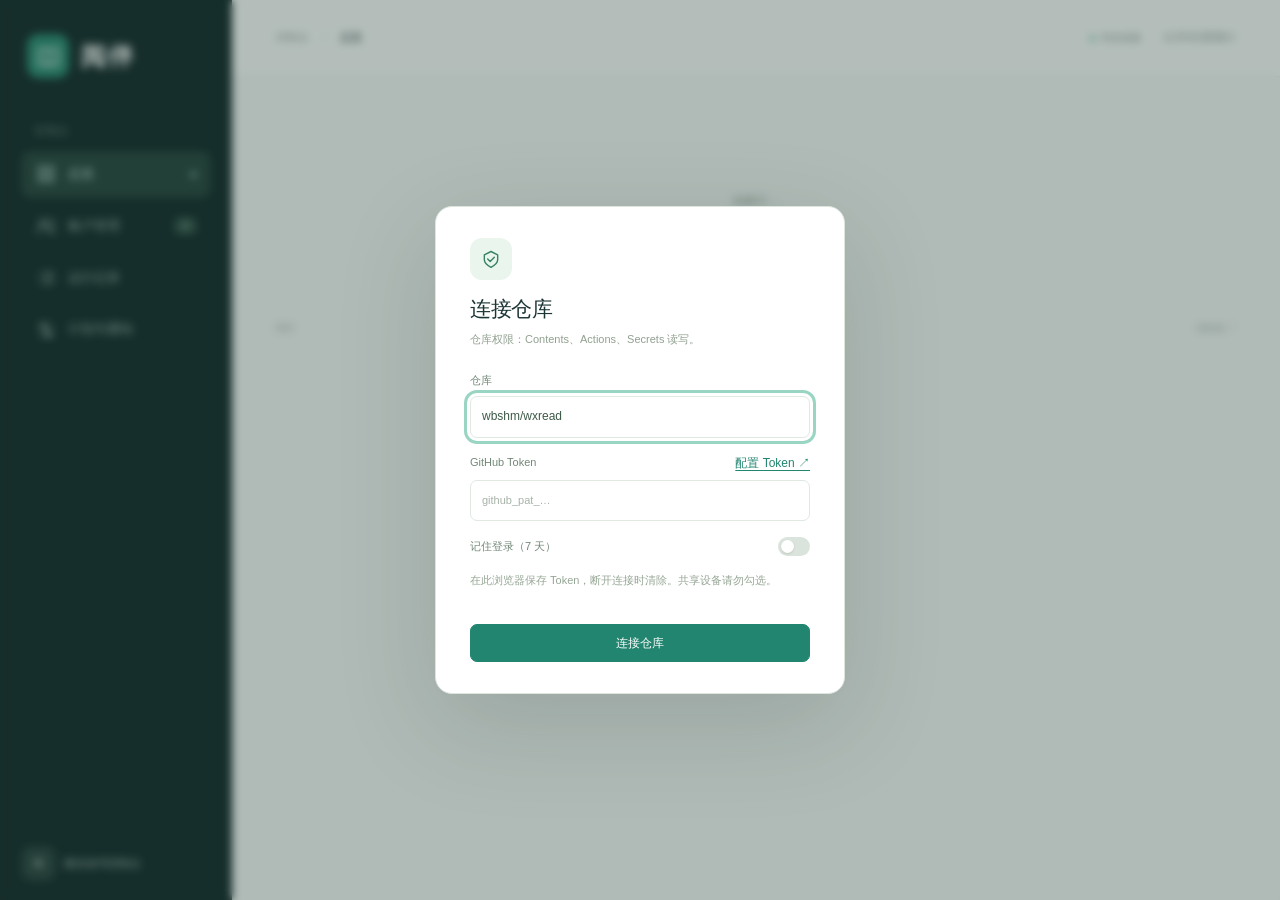
<file: pages/index.html>
<!doctype html>
<html lang="zh-CN">
<head>
  <meta charset="utf-8"><meta name="viewport" content="width=device-width,initial-scale=1">
  <title>阅伴 · 微信读书控制台</title><meta http-equiv="Content-Security-Policy" content="default-src 'self'; script-src 'self' 'wasm-unsafe-eval'; style-src 'self'; img-src 'self' data:; connect-src 'self' https://api.github.com; base-uri 'self'; form-action 'self'">
  <meta name="description" content="微信读书多账户管理">
  <link rel="icon" href="./static/favicon.svg" type="image/svg+xml"><link rel="stylesheet" href="./static/style.css?v=20ab6e3813"><script defer src="./static/libsodium.js?v=0a66b0fdfb"></script><script defer src="./static/libsodium-wrappers.js?v=828884732c"></script><script defer src="./static/github.js?v=3e445d95f0"></script><script defer src="./static/notifications.js?v=df425afe13"></script><script defer src="./static/app.js?v=65d7e6d71f"></script>
</head>
<body>
<svg class="sprite" xmlns="http://www.w3.org/2000/svg"><defs>
  <symbol id="i-book" viewBox="0 0 24 24"><path d="M12 6c-3-2-6-2-9-1v15c3-1 6-1 9 1 3-2 6-2 9-1V5c-3-1-6-1-9 1Zm0 0v15"/></symbol>
  <symbol id="i-grid" viewBox="0 0 24 24"><rect x="3" y="3" width="7" height="7" rx="2"/><rect x="14" y="3" width="7" height="7" rx="2"/><rect x="3" y="14" width="7" height="7" rx="2"/><rect x="14" y="14" width="7" height="7" rx="2"/></symbol>
  <symbol id="i-users" viewBox="0 0 24 24"><circle cx="9" cy="8" r="4"/><path d="M2 21v-2a7 7 0 0 1 14 0v2M17 4a4 4 0 0 1 0 8m1 3a6 6 0 0 1 4 6"/></symbol>
  <symbol id="i-clock" viewBox="0 0 24 24"><circle cx="12" cy="12" r="9"/><path d="M12 7v5l3 2"/></symbol>
  <symbol id="i-list" viewBox="0 0 24 24"><path d="M8 6h13M8 12h13M8 18h13M3 6h.1M3 12h.1M3 18h.1"/></symbol>
  <symbol id="i-settings" viewBox="0 0 24 24"><path d="M4 7h16M4 17h16"/><circle cx="9" cy="7" r="3"/><circle cx="15" cy="17" r="3"/></symbol>
  <symbol id="i-plus" viewBox="0 0 24 24"><path d="M12 5v14M5 12h14"/></symbol>
  <symbol id="i-arrow" viewBox="0 0 24 24"><path d="M5 12h14m-5-5 5 5-5 5"/></symbol>
  <symbol id="i-check" viewBox="0 0 24 24"><path d="m5 12 4 4L19 6"/></symbol>
  <symbol id="i-play" viewBox="0 0 24 24"><path d="m8 5 11 7-11 7Z"/></symbol>
  <symbol id="i-stop" viewBox="0 0 24 24"><rect x="6" y="6" width="12" height="12" rx="2"/></symbol>
  <symbol id="i-mail" viewBox="0 0 24 24"><rect x="3" y="5" width="18" height="14" rx="3"/><path d="m3 6 9 7 9-7"/></symbol>
  <symbol id="i-qr" viewBox="0 0 24 24"><path d="M9 3H3v6h6ZM21 3h-6v6h6ZM9 15H3v6h6ZM15 15h3v3h3v3h-6Zm6-3v3M12 3v3M3 12h3m6 0v6"/></symbol>
  <symbol id="i-close" viewBox="0 0 24 24"><path d="m6 6 12 12M18 6 6 18"/></symbol>
  <symbol id="i-edit" viewBox="0 0 24 24"><path d="m15 5 4 4M4 20l4-1L20 7a3 3 0 0 0-4-4L4 15Z"/></symbol>
  <symbol id="i-shield" viewBox="0 0 24 24"><path d="m12 3 8 4v6c0 4-4 7-8 9-4-2-8-5-8-9V7Zm-4 9 3 3 5-5"/></symbol>
</defs></svg>
<div class="app-shell">
  <aside class="sidebar">
    <a class="brand" href="./"><span class="brand-symbol"><svg class="icon"><use href="#i-book"/></svg></span><span>阅伴</span></a>
    <div class="nav-label">控制台</div>
    <nav aria-label="主导航">
      <button class="nav-item active" data-view="overview"><svg class="icon"><use href="#i-grid"/></svg>总览<span class="nav-dot"></span></button>
      <button class="nav-item" data-view="accounts"><svg class="icon"><use href="#i-users"/></svg>账户管理<span id="nav-count" class="nav-count">0</span></button>
      <button class="nav-item" data-view="history"><svg class="icon"><use href="#i-list"/></svg>运行记录</button>
      <button class="nav-item" data-view="settings"><svg class="icon"><use href="#i-settings"/></svg>计划与通知</button>
    </nav>
    <div class="sidebar-footer"><span class="footer-avatar">阅</span><div>微信读书控制台</div></div>
  </aside>
  <div class="workspace">
    <header class="topbar"><div><span class="topbar-label">控制台</span><span class="slash">/</span><span id="breadcrumb">总览</span></div><div class="topbar-right"><span class="live-status"><span class="status-dot"></span><span id="connection">正在连接</span></span><span id="today-label"></span><button id="logout" class="text-button" hidden>断开连接</button></div></header>
    <main id="content" aria-live="polite"><div class="loading">加载中…</div></main>
    <footer class="page-footer"><span>阅伴</span><a href="https://github.com/wbshm/wxread" target="_blank" rel="noreferrer">GitHub ↗</a></footer>
  </div>
</div>
<dialog id="bind-dialog" class="modal">
  <button class="icon-button modal-close" aria-label="关闭" data-close="bind-dialog"><svg class="icon"><use href="#i-close"/></svg></button>
  <div class="dialog-icon"><svg class="icon"><use href="#i-qr"/></svg></div><h2 id="bind-title">添加账户</h2><p class="muted">微信扫码后确认登录。</p>
  <div class="tabs"><button class="active" data-bind-tab="qr">扫码绑定</button><button data-bind-tab="import">导入 cURL</button></div>
  <form id="bind-form">
    <label>账户备注<input name="name" maxlength="80" placeholder="账户名称"></label>
    <div class="form-row"><label>目标时长（分钟）<input name="minutes" type="number" min="0.5" max="1440" step="0.5" value="20" required></label><label>通知邮箱（可选）<input name="email" type="email" placeholder="使用默认收件邮箱"></label></div>
    <div id="qr-panel"><div id="qr-area" class="qr-area"><svg class="icon"><use href="#i-qr"/></svg><span>点击生成二维码</span></div><p id="qr-status" class="qr-status"></p><button id="qr-start" class="button primary full" type="submit">生成二维码<svg class="icon"><use href="#i-arrow"/></svg></button><button id="qr-refresh" class="button full" type="button" hidden>刷新二维码</button></div>
    <div id="import-panel" hidden><label>微信读书 read 请求的 cURL<textarea name="curl" rows="5" placeholder="粘贴 read 请求的 cURL"></textarea></label><button id="import-submit" class="button primary full" type="submit">导入并绑定</button></div>
    <p id="bind-error" class="form-error" role="alert"></p>
  </form>
</dialog>
<dialog id="edit-dialog" class="modal compact"><button class="icon-button modal-close" aria-label="关闭" data-close="edit-dialog"><svg class="icon"><use href="#i-close"/></svg></button><h2>账户设置</h2><form id="edit-form"><input name="id" type="hidden"><label>账户备注<input name="name" maxlength="80" required></label><label>目标时长（分钟）<input name="minutes" type="number" min="0.5" max="1440" step="0.5" required></label><label>通知邮箱<input name="email" type="email" placeholder="留空使用默认收件邮箱"></label><label class="toggle-label"><span>自动阅读</span><input name="enabled" type="checkbox" class="switch"></label><p id="edit-error" class="form-error"></p><button class="button primary full">保存设置</button></form><button id="delete-account" class="danger-link">移除账户</button></dialog>
<dialog id="auth-dialog" class="modal compact">
  <div class="dialog-icon"><svg class="icon"><use href="#i-shield"/></svg></div>
  <h2>连接仓库</h2>
  <p class="muted">仓库权限：Contents、Actions、Secrets 读写。</p>
  <form id="auth-form">
    <label>仓库<input name="repository" placeholder="owner/wxread" required autocomplete="off"></label>
    <label><span class="token-field-title">GitHub Token<a id="token-settings-link" class="token-settings-link" href="https://github.com/settings/personal-access-tokens" target="_blank" rel="noopener noreferrer">配置 Token ↗</a></span><input name="token" type="password" aria-label="GitHub Token" autocomplete="off" placeholder="github_pat_…" required></label>
    <label class="toggle-label"><span>记住登录（7 天）</span><input name="remember" type="checkbox" class="switch"></label>
    <p class="section-description">在此浏览器保存 Token，断开连接时清除。共享设备请勿勾选。</p>
    <p id="auth-error" class="form-error" role="status"></p><button class="button primary full">连接仓库</button>
  </form>
</dialog>
<dialog id="confirm-dialog" class="modal compact"><h2>移除账户</h2><p class="muted">移除账户，保留运行记录。</p><div class="confirm-actions"><button class="button" data-close="confirm-dialog">取消</button><button class="button danger" id="confirm-delete">移除账户</button></div></dialog>
<div id="toast" class="toast" role="status" hidden></div>
</body></html>
</file>
<file: pages/static/style.css>
:root{--ink:#1b3434;--muted:#87928f;--accent:#21856f;--accent-dark:#176750;--line:#e8edeb;--paper:#f6f8f7;--sidebar:#162c2c;--font:-apple-system,BlinkMacSystemFont,"Segoe UI","PingFang SC","Microsoft YaHei",sans-serif}*{box-sizing:border-box}body{margin:0;background:var(--paper);color:var(--ink);font-family:var(--font);font-size:14px;line-height:1.6}button,input,textarea,select{font:inherit}button,a,input,select,textarea{-webkit-tap-highlight-color:transparent}button{cursor:pointer}button:disabled{cursor:not-allowed;opacity:.42}a{color:inherit;text-decoration:none}button:focus-visible,a:focus-visible,input:focus-visible,textarea:focus-visible,select:focus-visible{outline:3px solid #9ad5c3;outline-offset:3px}button{transition:background .15s,color .15s,transform .15s}button:active:not(:disabled){transform:translateY(1px)}.sprite{position:absolute;width:0;height:0;overflow:hidden}.icon{width:20px;height:20px;fill:none;stroke:currentColor;stroke-width:1.7;stroke-linecap:round;stroke-linejoin:round;flex-shrink:0}.app-shell{display:flex;min-height:100vh}.sidebar{width:232px;position:fixed;inset:0 auto 0 0;background:var(--sidebar);color:#afc1bd;padding:34px 22px 20px;display:flex;flex-direction:column;z-index:5}.brand{display:flex;gap:12px;align-items:center;color:white;font-size:25px;font-weight:600;letter-spacing:2px;padding-left:5px}.brand-symbol{width:42px;height:44px;background:#2d8c74;border-radius:12px;display:grid;place-items:center}.brand-symbol .icon{width:25px;height:25px}.brand small{font-size:8px;font-weight:400;letter-spacing:1.5px;display:block;color:#92aca5;margin-top:2px}.nav-label{font-size:10px;color:#78938c;margin:45px 13px 13px;letter-spacing:1.5px}.nav-item{display:flex;align-items:center;gap:12px;border:0;background:transparent;color:#a0b8b1;width:100%;text-align:left;border-radius:8px;padding:12px 14px;margin-bottom:7px;font-size:13px}.nav-item.active{background:#29463f;color:#d2f4e7}.nav-item:hover{background:#234039}.nav-count{margin-left:auto;background:#36564b;min-width:21px;text-align:center;border-radius:5px;font-size:10px}.nav-dot{width:5px;height:5px;border-radius:100%;background:#a2d9c0;margin-left:auto}.nav-item:not(.active) .nav-dot{display:none}.sidebar-note{padding:20px 17px 0;background:#203935;border:1px solid #2c4740;border-radius:12px;margin-top:auto;font-size:11px;color:#cee3d8;overflow:hidden}.sidebar-note p{font-size:11px;line-height:1.9;color:#8fa89c;margin:9px 0 6px}.note-book{height:65px;width:140px;fill:none;stroke:#527e6a;stroke-width:1.5;display:block;margin:14px auto -8px}.status-dot{width:6px;height:6px;display:inline-block;background:#59b998;border-radius:50%;margin-right:6px}.sidebar-footer{display:flex;align-items:center;gap:9px;padding-top:28px;font-size:11px}.footer-avatar{display:grid;place-items:center;border:1px solid #3b5651;background:#2b433f;border-radius:9px;width:33px;height:33px;color:#c5dbd0}.sidebar-footer small{display:block;color:#6e8c82;font-size:9px;margin-top:3px}.workspace{margin-left:232px;flex:1;min-width:0}.topbar{height:77px;border-bottom:1px solid var(--line);padding:0 44px;background:#ffffffb3;display:flex;justify-content:space-between;align-items:center;font-size:11px}.topbar-label{color:#96a29e}.slash{margin:0 14px;color:#c0cbc6}.topbar-right{display:flex;align-items:center;gap:22px;color:#83948b}.live-status{font-size:10px;display:flex;align-items:center}.live-status .status-dot{width:5px;height:5px}main{max-width:1390px;margin:auto;padding:35px 44px 20px}.page-header{display:flex;justify-content:space-between;gap:15px;align-items:center;margin-bottom:30px}.eyebrow{font-size:10px;letter-spacing:2px;color:var(--accent);margin-bottom:7px;font-weight:600}.page-header h1{font-size:28px;font-weight:600;letter-spacing:-.8px;line-height:1.3;margin:0 0 9px}.page-header p{margin:0;color:#83918b;font-size:12px}.header-actions{display:flex;gap:10px}.button{border:1px solid #dce5e0;background:#fff;border-radius:7px;display:inline-flex;align-items:center;justify-content:center;gap:8px;padding:10px 15px;line-height:1.4;font-size:12px;color:#50635c;font-weight:500;white-space:nowrap}.button:hover{background:#eef5f1}.button .icon{width:16px;height:16px}.button.primary{background:var(--accent);color:#fff;border-color:var(--accent)}.button.primary:hover{background:var(--accent-dark)}.button.small{padding:7px 11px;font-size:11px}.button.danger{background:#b94d45;color:#fff;border-color:#b94d45}.metrics{display:grid;grid-template-columns:repeat(4,1fr);gap:17px;margin-bottom:23px}.metric{border:1px solid var(--line);background:white;border-radius:11px;padding:20px 21px}.metric-top{display:flex;justify-content:space-between;align-items:center;color:#83958a;font-size:11px}.metric-icon{width:30px;height:30px;background:#f0f7f2;color:#4d8870;border-radius:8px;display:grid;place-items:center}.metric-icon .icon{width:17px;height:17px}.metric-value{margin:12px 0 4px;font-size:29px;letter-spacing:-1px;font-weight:600;font-variant-numeric:tabular-nums;line-height:1.25}.metric-value small{font-size:10px;font-weight:400;letter-spacing:0;color:#8a9790;margin-left:5px}.metric-note{font-size:10px;color:#9ba69e}.panel{background:#fff;border:1px solid var(--line);border-radius:11px;overflow:hidden;margin-bottom:22px}.panel-head{display:flex;align-items:center;justify-content:space-between;padding:20px 24px;border-bottom:1px solid #f0f3f1;gap:12px}.panel-head h2{margin:0;font-size:14px;font-weight:600}.panel-head h2 span{margin-left:8px;color:#93a39a;font-weight:400;font-size:11px}.panel-head p{margin:4px 0 0;color:#96a299;font-size:10px}.text-button{display:inline-flex;align-items:center;gap:7px;color:var(--accent);font-size:11px;border:0;background:none;padding:5px}.text-button .icon{width:14px;height:14px}.overview-lower{display:grid;grid-template-columns:minmax(0,1.45fr) minmax(0,1fr);gap:22px}.chart{padding:20px 22px 10px}.chart svg{width:100%;height:158px;overflow:visible;display:block}.chart .gridline{stroke:#edf1ee;stroke-width:1;stroke-dasharray:3 4}.chart .axis-text{font-size:9px;fill:#9ca69f}.chart .bar{fill:#6eae94}.chart .bar.today{fill:#288269}.chart .bar-base{fill:#edf5ef}.chart-caption{font-size:10px;color:#98a49c;display:flex;justify-content:space-between;margin:9px 0}.legend::before{content:"";display:inline-block;width:6px;height:6px;background:#6eae94;border-radius:2px;margin-right:6px}.schedule-summary{padding:22px 24px 25px}.summary-row{display:flex;align-items:center;justify-content:space-between;margin:0 0 20px;font-size:11px;color:#8e9c92;gap:10px}.summary-row strong{color:#455a4e;font-size:12px;font-weight:500}.summary-next{display:flex;align-items:center;gap:12px;background:#f2f7f3;padding:14px;border-radius:8px;font-size:10px;color:#889b8a;margin-top:22px}.summary-next .icon{color:#649076;width:23px;height:23px}.summary-next strong{display:block;color:#476851;font-size:12px;font-weight:500;margin-top:3px}.empty{padding:36px 20px 38px;text-align:center}.empty-icon{width:66px;height:66px;background:#f0f6f1;border:1px solid #e4eee5;color:#75a38a;display:grid;place-items:center;border-radius:18px;margin:0 auto 15px;transform:rotate(-5deg)}.empty-icon .icon{width:32px;height:32px;transform:rotate(5deg)}.empty h3{font-size:15px;margin:0 0 7px;font-weight:500}.empty p{font-size:11px;color:#94a297;margin:0 0 20px;line-height:1.9}.empty .button{padding:9px 14px}.table-wrap{overflow-x:auto}.data-table{width:100%;border-collapse:collapse;text-align:left;white-space:nowrap}.data-table th{font-size:10px;font-weight:400;color:#95a399;padding:12px 24px;background:#fafcfb}.data-table td{padding:18px 24px;font-size:11px;border-top:1px solid #f0f3f1;color:#5e7166}.account-name{display:flex;align-items:center;gap:11px}.avatar{width:36px;height:36px;border-radius:11px;color:#45816b;display:grid;place-items:center;font-size:15px;font-weight:500;background:#eaf3ed}.account-name strong{display:block;color:#344f40;font-size:12px;font-weight:500}.account-name small{display:block;color:#9ca99e;font-size:9px;margin-top:3px}.badge{display:inline-flex;align-items:center;gap:5px;padding:3px 7px;border-radius:5px;background:#eef6ef;color:#5a8c67;font-size:10px}.badge::before{content:"";width:4px;height:4px;background:currentColor;border-radius:50%}.badge.warning{background:#fff5e6;color:#bc9650}.badge.failed{background:#fff0ed;color:#bf786b}.badge.running,.badge.queued{background:#eaf3ff;color:#698bb8}.badge.cancelled,.badge.interrupted{background:#f1f3f2;color:#919b93}.row-actions{display:flex;gap:6px;justify-content:flex-end}.icon-button{width:31px;height:31px;display:inline-grid;place-items:center;border:1px solid #e3eae5;border-radius:7px;color:#809587;background:white}.icon-button:hover{background:#eef5f0}.icon-button .icon{width:15px;height:15px}progress{display:block;width:85px;height:4px;border:0;background:#eef3ee;margin-top:7px;border-radius:3px;overflow:hidden}progress::-webkit-progress-bar{background:#edf3ee}progress::-webkit-progress-value{background:#4f9b79;border-radius:3px}.settings-layout{display:grid;grid-template-columns:minmax(250px,.8fr) minmax(0,1.3fr);gap:22px;align-items:start}.settings-body{padding:23px 25px}.settings-body .button{margin-top:9px}.form-row{display:grid;grid-template-columns:1fr 1fr;gap:16px}label{display:block;font-size:11px;color:#728879;margin-bottom:16px}input:not([type=checkbox]),select,textarea{display:block;width:100%;padding:10px 11px;border:1px solid #dfe8e1;border-radius:7px;background:#fff;color:#3d5948;font-size:12px;margin-top:7px;min-width:0}textarea{resize:vertical;line-height:1.6}input::placeholder,textarea::placeholder{color:#a6b2a8;font-size:11px}label small{display:block;color:#a0ac9f;font-size:10px;margin-top:5px}.toggle-label{display:flex;align-items:center;justify-content:space-between;gap:15px}.switch{appearance:none;width:32px;height:19px;border-radius:20px;background:#dbe4dc;position:relative;flex-shrink:0;cursor:pointer;margin:0}.switch:after{content:"";position:absolute;width:13px;height:13px;top:3px;left:3px;border-radius:50%;background:white;box-shadow:0 1px 2px #0002;transition:left .15s}.switch:checked{background:var(--accent)}.switch:checked:after{left:16px}.hint-panel{padding:24px;color:#7e9282;font-size:11px;line-height:1.9;background:#f1f6f1;border:1px solid #e3ebe1;border-radius:11px}.hint-panel h3{color:#4e6e56;font-size:13px;font-weight:500;margin:0 0 12px}.hint-panel p{margin:0 0 15px}.hint-panel a{color:var(--accent);text-decoration:underline}.hint-panel code{font-size:10px}.page-footer{max-width:1390px;margin:auto;padding:10px 44px 24px;display:flex;justify-content:space-between;color:#a5afa7;font-size:9px;letter-spacing:.4px}.page-footer a{letter-spacing:0;color:#94a49a}.modal{border:1px solid #dce6dd;border-radius:17px;width:min(510px,calc(100vw - 32px));padding:31px 34px;color:var(--ink);box-shadow:0 30px 100px #122d2925}.modal::backdrop{background:#18332a50;backdrop-filter:blur(4px)}.modal h2{font-size:21px;font-weight:500;letter-spacing:-.5px;margin:12px 0 6px}.modal .muted{font-size:11px;color:#91a090;margin:0 0 23px}.modal-close{position:absolute;top:17px;right:17px;border:0;background:#f4f7f4}.dialog-icon{width:42px;height:42px;border-radius:12px;background:#eaf5ee;color:#388363;display:grid;place-items:center}.tabs{display:flex;border-bottom:1px solid var(--line);margin-bottom:21px;gap:23px}.tabs button{padding:0 0 10px;background:none;border:0;color:#8b9d8f;font-size:12px;border-bottom:2px solid transparent}.tabs button.active{color:var(--accent);border-color:var(--accent)}.qr-area{margin:10px auto 12px;width:204px;height:204px;display:flex;flex-direction:column;align-items:center;justify-content:center;border:1px solid #e2eae2;border-radius:12px;background:#fafcf9;gap:13px;color:#b0c1b0}.qr-area .icon{height:48px;width:48px;stroke-width:1}.qr-area span{font-size:10px}.qr-area img{width:186px;height:186px;object-fit:contain;image-rendering:pixelated}.qr-status{text-align:center;font-size:11px;color:#8d9d8a;margin:0 0 18px;min-height:18px}.full{width:100%}.privacy-note{display:flex;align-items:center;justify-content:center;gap:6px;color:#9aaa96;font-size:10px;padding-top:19px;margin-top:14px;border-top:1px solid #eef2ec}.privacy-note .icon{width:13px;height:13px}.form-error{color:#b87061;font-size:11px;margin:12px 0 0;min-height:16px}.modal.compact{max-width:410px}.danger-link{display:block;background:none;border:0;color:#b97d6b;font-size:11px;margin:18px auto 0}.confirm-actions{display:flex;justify-content:flex-end;gap:10px}.toast{position:fixed;bottom:25px;left:calc(50% + 100px);transform:translateX(-50%);background:#284a3d;color:#e8f7ed;font-size:12px;padding:12px 20px;border-radius:9px;box-shadow:0 6px 24px #23413125;z-index:30;max-width:80vw}.toast.error{background:#94574b}.loading{padding:80px;text-align:center;color:#90a091;font-size:12px}[hidden]{display:none!important}.history-message{white-space:normal;min-width:200px;max-width:300px}.search-input{max-width:240px;margin:0!important;font-size:11px!important}.helper-message{font-size:11px;color:#9aa798;padding:0 24px 18px;margin:0}.metric .metric-value.mini{font-size:23px}.settings-status{font-size:11px;color:#819686;margin-left:10px}.section-description{font-size:11px;color:#96a695;margin:0 0 18px}.actions-group{display:flex;align-items:center;gap:7px}.subtle-tag{background:#f3f6f3;font-size:9px;padding:4px 7px;color:#8b9d8d;border-radius:4px}.notification-status{font-size:10px;color:#8a9c89;padding-top:3px}
@media(min-width:1600px){main{padding-top:46px}.metric{padding:26px}.empty{padding:50px 20px}.chart svg{height:190px}.topbar{padding-left:max(44px,calc((100vw - 1390px - 232px)/2 + 44px))}}
@media(max-width:1150px){.sidebar{width:205px;padding:30px 17px 18px}.workspace{margin-left:205px}main{padding:28px}.topbar{padding:0 28px}.page-footer{padding:10px 28px 24px}.metrics{gap:10px}.metric{padding:15px}.data-table td,.data-table th{padding:15px}.overview-lower{gap:15px}.settings-layout{gap:16px}.page-header h1{font-size:25px}.header-actions .button{padding:9px 12px}}
@media(max-width:800px){.sidebar{width:76px;padding:25px 12px}.brand{padding:0;gap:0;justify-content:center}.brand>span:last-child,.nav-label,.sidebar-note,.sidebar-footer,.nav-count,.nav-dot{display:none}.brand-symbol{width:39px;height:39px}.nav-item{font-size:0;padding:14px;gap:0;justify-content:center;margin-bottom:10px}.sidebar nav{margin-top:35px}.nav-item .icon{width:21px;height:21px}.workspace{margin-left:76px}.topbar{height:65px;padding:0 22px}.topbar-right{gap:9px}#today-label{display:none}main{padding:26px 22px}.page-header{align-items:flex-start;flex-wrap:wrap;margin-bottom:23px}.metrics{grid-template-columns:repeat(2,1fr)}.overview-lower,.settings-layout{grid-template-columns:1fr}.page-footer{padding:10px 22px 20px}.toast{left:calc(50% + 38px)}.header-actions{margin-top:7px}.data-table td,.data-table th{padding:15px 18px}.modal{padding:26px}.panel-head{padding:17px 20px}.empty{padding:30px 20px}.settings-body{padding:20px}}
@media(max-width:480px){.sidebar{width:62px;padding:24px 7px}.workspace{margin-left:62px}main{padding:23px 15px}.topbar{padding:0 15px}.topbar-label{display:none}.slash{display:none}.page-header h1{font-size:23px}.page-header p{font-size:11px}.metrics{gap:9px}.metric{padding:13px}.metric-value{font-size:27px}.metric-top{font-size:10px}.metric-icon{width:25px;height:25px}.header-actions .button{font-size:11px}.page-footer{padding:8px 15px 20px;font-size:8px}.form-row{gap:10px;grid-template-columns:1fr}.modal{padding:24px}.toast{left:calc(50% + 31px)}.panel-head h2{font-size:13px}.panel-head{padding:15px}.settings-body{padding:18px}.search-input{max-width:150px}}

.notification-panel summary{cursor:pointer;list-style:none}.notification-panel summary::-webkit-details-marker{display:none}.notification-panel summary>.icon{transition:transform .2s}.notification-panel[open] summary>.icon{transform:rotate(90deg)}.notification-panel:not([open])>.panel-head{border-bottom:0}.notification-panel details{margin:16px 0}.notification-panel details summary{color:var(--muted);font-size:13px;margin-bottom:12px}
.token-field-title{display:flex;align-items:center;justify-content:space-between;gap:12px}.token-settings-link{color:var(--accent);font-size:12px;text-decoration:underline;text-underline-offset:3px}.token-settings-link:hover{color:var(--accent-dark)}

.sidebar-footer{margin-top:auto}.schedule-link{display:block;margin:0 0 20px}.settings-layout .settings-status{margin:14px 0 0}.notification-settings{min-width:0}
#qr-refresh{margin-top:10px}
</file>
